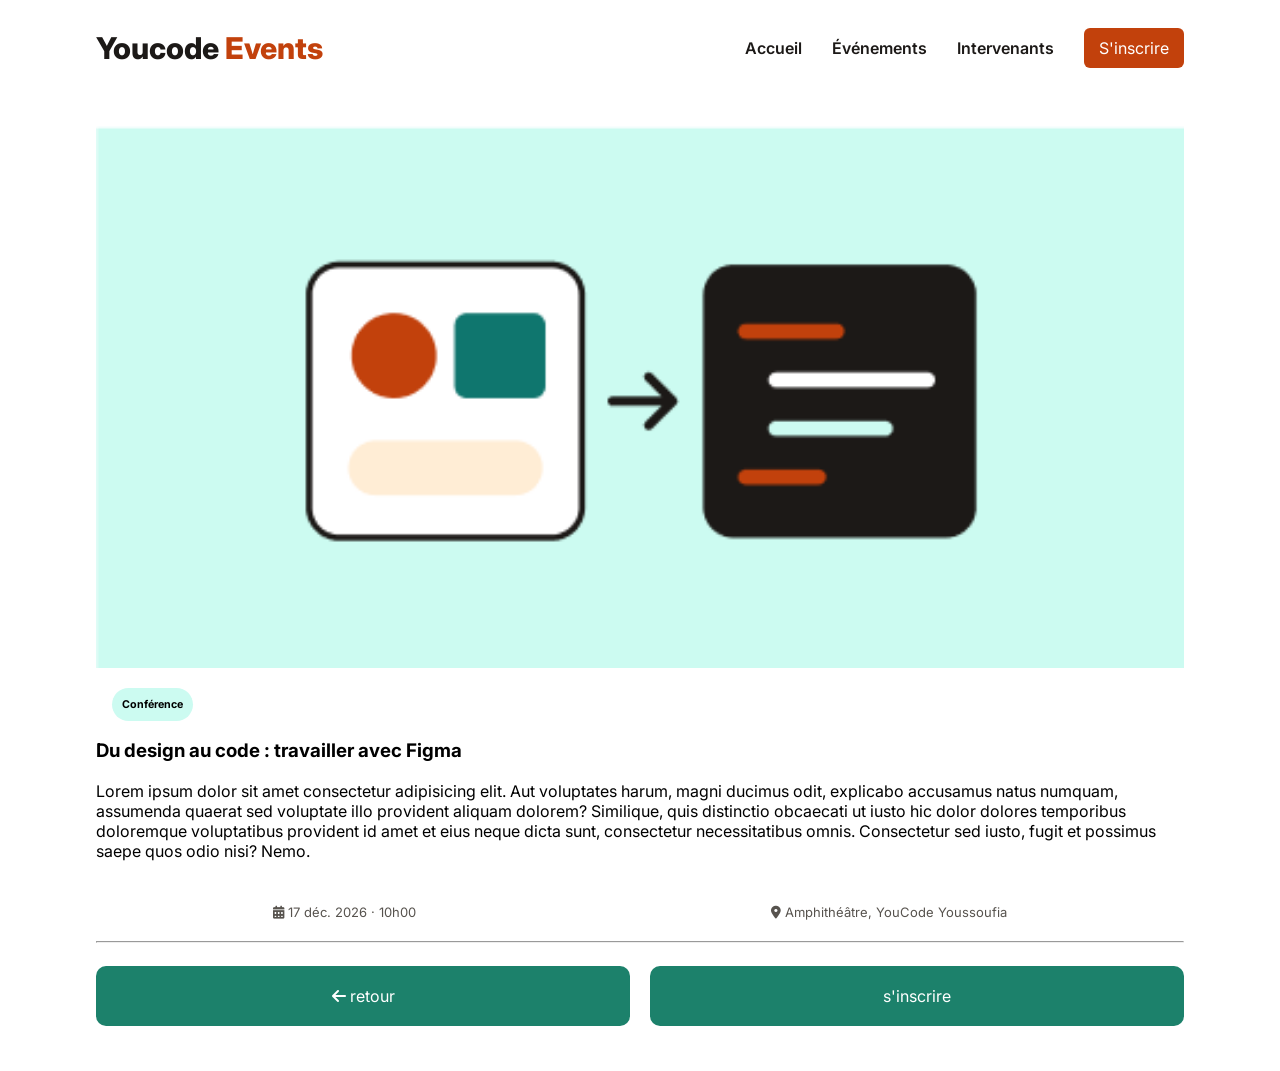
<file: evenement-detail.html>
<!DOCTYPE html>
<html lang="en">
<head>
    <meta charset="UTF-8">
    <meta name="viewport" content="width=device-width, initial-scale=1.0">
    <title>YouCode-Events</title>
    <link rel="stylesheet" href="css/evenement-detail.css">
    <link rel="stylesheet" href="css/navbar.css">
    <link rel="stylesheet" href="css/footer.css">
    <link rel="stylesheet" href="https://cdnjs.cloudflare.com/ajax/libs/font-awesome/6.7.2/css/all.min.css"/>
</head>
<body>
    <header>
        <a href="index.html">
            <h3 id="logo">Youcode <span>Events</span></h3>
        </a>
        <i id="menu_icon" class="fa-solid fa-bars"></i>
        <nav class="Navbar"> 
            <ul>
                <li><a href="index.html">Accueil</a></li>
                <li><a href="evenements.html">Événements</a></li>
                <li><a href="intervenants.html">Intervenants</a></li>
            </ul>
            <a href="inscription.html" id="inscrire">S'inscrire</a>
        </nav>
    </header>
    <main>
        <img src="assets/images/Du-design-au-code.webp" alt="Du design au code : travailler avec Figma">
        <h6 class="green_head">Conférence</h6>
        <h3>Du design au code : travailler avec Figma</h3>
        <p>Lorem ipsum dolor sit amet consectetur adipisicing elit. Aut voluptates harum, magni ducimus odit, explicabo accusamus natus numquam, assumenda quaerat sed voluptate illo provident aliquam dolorem? Similique, quis distinctio obcaecati ut iusto hic dolor dolores temporibus doloremque voluptatibus provident id amet et eius neque dicta sunt, consectetur necessitatibus omnis. Consectetur sed iusto, fugit et possimus saepe quos odio nisi? Nemo.</p>
        <div class="detail_footer">
            <p><i class="fa-solid fa-calendar-days"></i>  17 déc. 2026 · 10h00</p>
            <p><i class="fa-solid fa-location-dot"></i> Amphithéâtre, YouCode Youssoufia</p>
        </div>
        <hr>
        <div class="btn">
            <div class="retour_btn">
                <i class="fa-solid fa-arrow-left"></i>
                <a href="evenements.html">retour</a>
            </div>
            <div class="inscrire_btn">
                <a href="#">s'inscrire</a>
            </div>
        </div>

    </main>
    




    <script src="menu.js"></script>
</body>
</html>
</file>
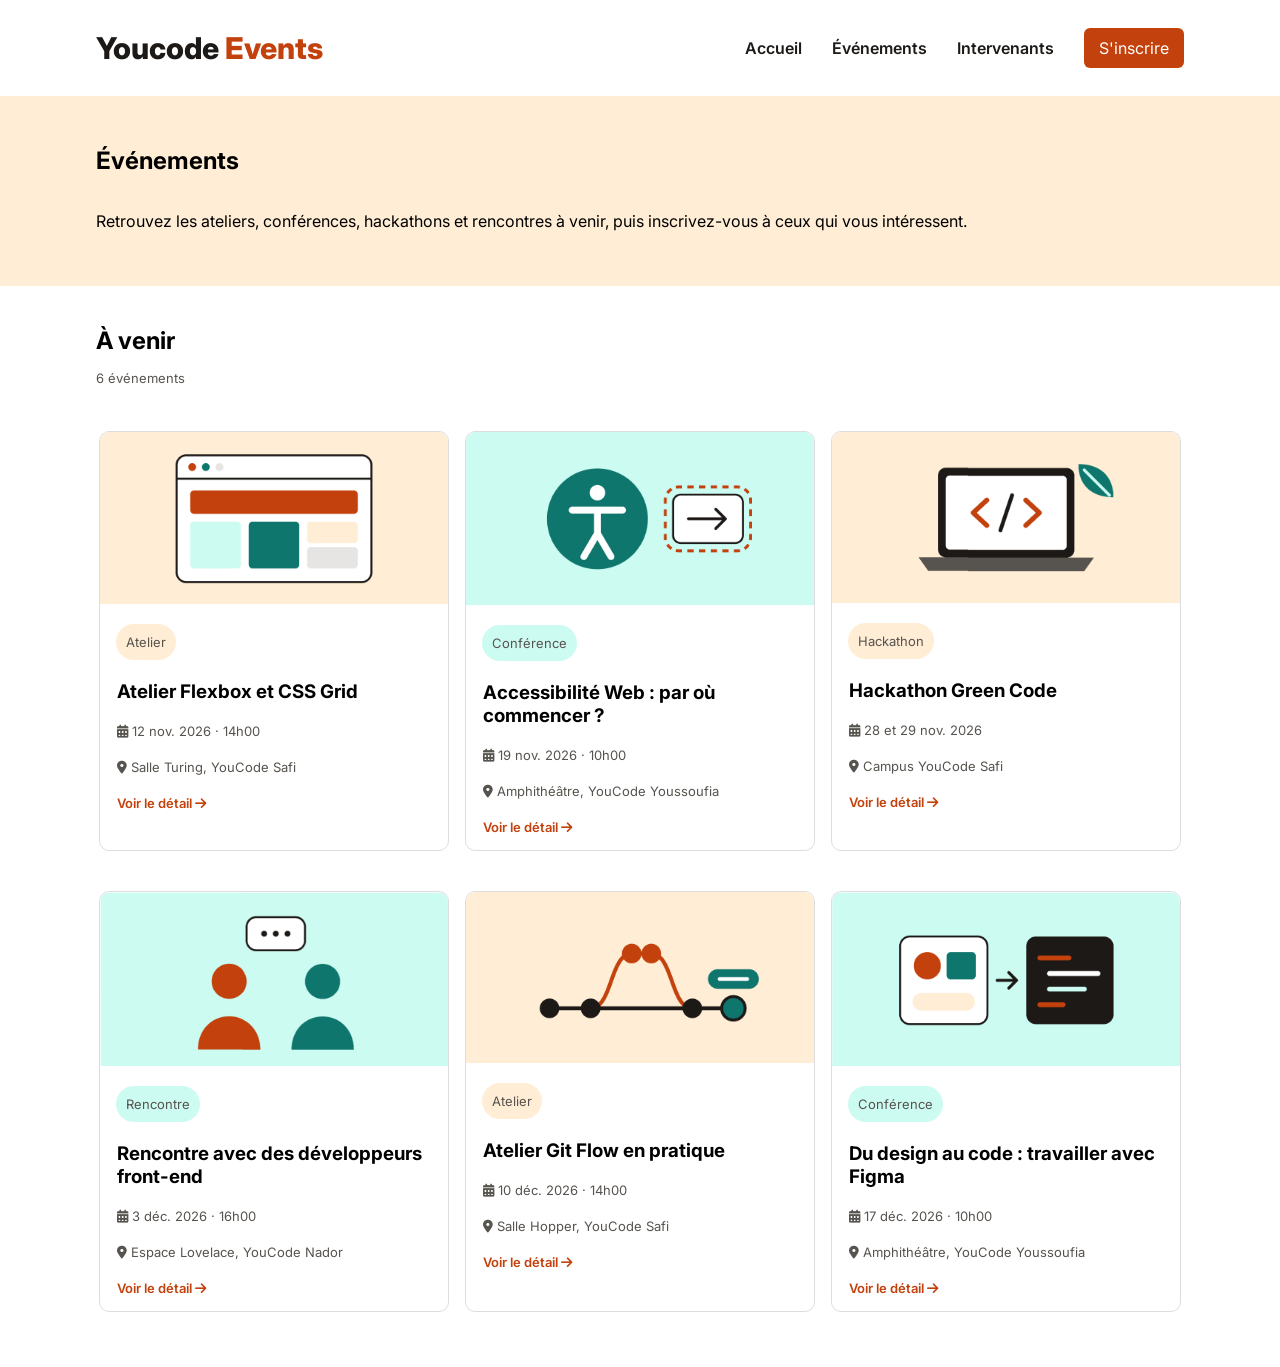
<file: evenements.html>
<!DOCTYPE html>
<html lang="en">
<head>
    <meta charset="UTF-8">
    <meta name="viewport" content="width=device-width, initial-scale=1.0">
    <title>YouCode-Events</title>
    <link rel="stylesheet" href="css/evenements.css">
    <link rel="stylesheet" href="css/navbar.css">
    <link rel="stylesheet" href="css/footer.css">
    <link rel="stylesheet" href="https://cdnjs.cloudflare.com/ajax/libs/font-awesome/6.7.2/css/all.min.css"/>
</head>
<body>
    <header>
        <a href="index.html">
            <h3 id="logo">Youcode <span>Events</span></h3>
        </a>
        <i id="menu_icon" class="fa-solid fa-bars"></i>
        <nav class="Navbar"> 
            <ul>
                <li><a href="index.html">Accueil</a></li>
                <li><a href="evenements.html">Événements</a></li>
                <li><a href="intervenants.html">Intervenants</a></li>
            </ul>
            <a href="inscription.html" id="inscrire">S'inscrire</a>
        </nav>
    </header>
    <main>
        <section id="hero">
            <h1>Événements</h1>
            <p>Retrouvez les ateliers, conférences, hackathons et rencontres à venir, puis inscrivez-vous à ceux qui vous intéressent.</p>
        </section>
        <section id="A_venir">
            <h2  >À venir</h2>
            <h6 >6 événements</h6>
            <div id="A_venir_cards">

                <div>
                    <img src="assets/images/flexbox.webp" alt="Atelier Flexbox">
                    <h6 class="orange_head">Atelier</h6>
                    <h3>Atelier Flexbox et CSS Grid</h3>
                    <p><i class="fa-solid fa-calendar-days"></i>  12 nov. 2026 · 14h00</p>
                    <p><i class="fa-solid fa-location-dot"></i> Salle Turing, YouCode Safi</p>
                    <div id="detail">
                        <a href="evenement-detail.html">Voir le détail</a>
                        <i class="fa-solid fa-arrow-right"></i>
                    </div>
                </div>
                <div>
                    <img src="assets/images/Accessibilité-Web.webp" alt="image de Accessibilité Web ">
                    <h6 class="green_head">Conférence</h6>
                    <h3>Accessibilité Web : par où commencer ?</h3>
                    <p><i class="fa-solid fa-calendar-days"></i>  19 nov. 2026 · 10h00</p>
                    <p><i class="fa-solid fa-location-dot"></i> Amphithéâtre, YouCode Youssoufia</p>
                    <div id="detail">
                        <a href="evenement-detail.html">Voir le détail</a>
                        <i class="fa-solid fa-arrow-right"></i>
                    </div>
                </div>
                <div>
                    <img src="assets/images/Hackathon-Green-Code.webp" alt="Hackathon Green Code">
                    <h6 class="orange_head">Hackathon</h6>
                    <h3>Hackathon Green Code</h3>
                    <p><i class="fa-solid fa-calendar-days"></i>  28 et 29 nov. 2026</p>
                    <p><i class="fa-solid fa-location-dot"></i> Campus YouCode Safi</p>
                    <div id="detail">
                        <a href="evenement-detail.html">Voir le détail</a>
                        <i class="fa-solid fa-arrow-right"></i>
                    </div>
                </div>
                <div>
                    <img src="assets/images/Rencontre.webp" alt="Rencontre avec des développeurs front-end">
                    <h6 class="green_head">Rencontre</h6>
                    <h3>Rencontre avec des développeurs front-end</h3>
                    <p><i class="fa-solid fa-calendar-days"></i>  3 déc. 2026 · 16h00</p>
                    <p><i class="fa-solid fa-location-dot"></i> Espace Lovelace, YouCode Nador</p>
                    <div id="detail">
                        <a href="evenement-detail.html">Voir le détail</a>
                        <i class="fa-solid fa-arrow-right"></i>
                    </div>
                </div>
                <div>
                    <img src="assets/images/Atelier-Git-Flow.webp" alt=" Atelier Git Flow en pratique">
                    <h6 class="orange_head">Atelier</h6>
                    <h3>Atelier Git Flow en pratique</h3>
                    <p><i class="fa-solid fa-calendar-days"></i>  10 déc. 2026 · 14h00</p>
                    <p><i class="fa-solid fa-location-dot"></i> Salle Hopper, YouCode Safi</p>
                    <div id="detail">
                        <a href="evenement-detail.html">Voir le détail</a>
                        <i class="fa-solid fa-arrow-right"></i>
                    </div>
                </div>
                <div>
                    <img src="assets/images/Du-design-au-code.webp" alt="Du design au code : travailler avec Figma">
                    <h6 class="green_head">Conférence</h6>
                    <h3>Du design au code : travailler avec Figma</h3>
                    <p><i class="fa-solid fa-calendar-days"></i>  17 déc. 2026 · 10h00</p>
                    <p><i class="fa-solid fa-location-dot"></i> Amphithéâtre, YouCode Youssoufia</p>
                    <div id="detail">
                        <a href="evenement-detail.html">Voir le détail</a>
                        <i class="fa-solid fa-arrow-right"></i>
                    </div>
                </div>
            </div>
        </section>
    </main>


    
    <script src="menu.js"></script>
</body>
</html>
</file>
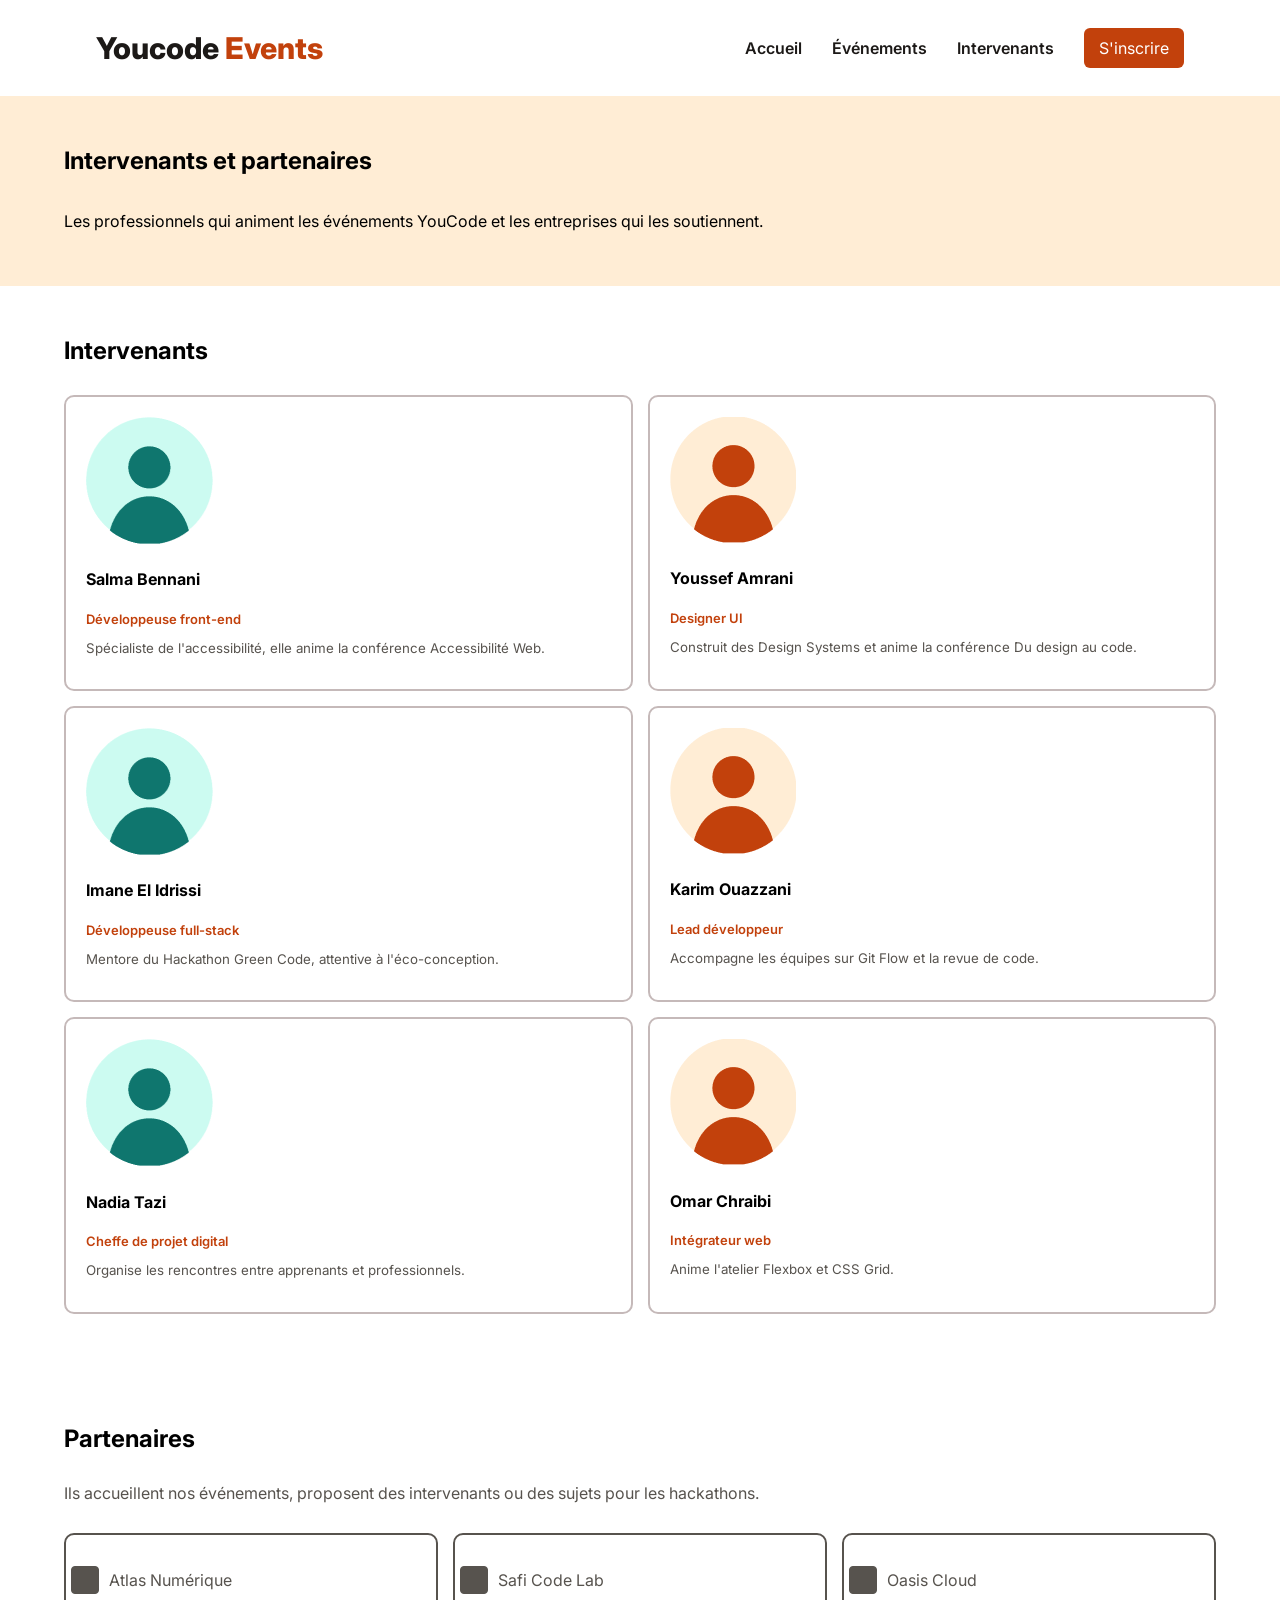
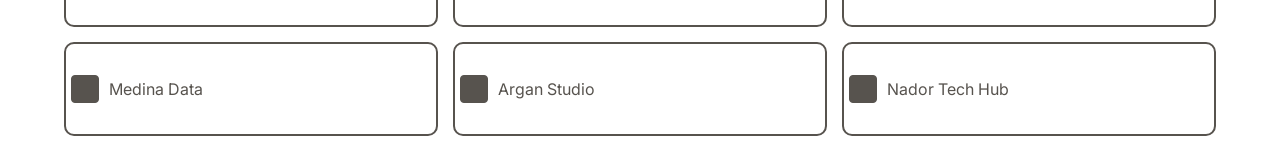
<file: intervenants.html>
<!DOCTYPE html>
<html lang="en">
<head>
    <meta charset="UTF-8">
    <meta name="viewport" content="width=device-width, initial-scale=1.0">
    <title>YouCode-Events</title>
    <link rel="stylesheet" href="css/intervenants.css">
    <link rel="stylesheet" href="css/navbar.css">
    <link rel="stylesheet" href="css/footer.css">
    <link rel="preconnect" href="https://fonts.googleapis.com">
    <link rel="preconnect" href="https://fonts.gstatic.com" crossorigin>
    <link href="https://fonts.googleapis.com/css2?family=Bricolage+Grotesque:opsz,wght@12..96,200..800&family=DM+Mono:ital,wght@0,300;0,400;0,500;1,300;1,400;1,500&family=DM+Sans:ital,opsz,wght@0,9..40,100..1000;1,9..40,100..1000&family=IBM+Plex+Mono:ital,wght@0,100;0,200;0,300;0,400;0,500;0,600;0,700;1,100;1,200;1,300;1,400;1,500;1,600;1,700&family=Inter:ital,opsz,wght@0,14..32,100..900;1,14..32,100..900&display=swap" rel="stylesheet">
    <link rel="preconnect" href="https://fonts.googleapis.com">
    <link rel="preconnect" href="https://fonts.gstatic.com" crossorigin>
    <link href="https://fonts.googleapis.com/css2?family=Bricolage+Grotesque:opsz,wght@12..96,200..800&family=DM+Mono:ital,wght@0,300;0,400;0,500;1,300;1,400;1,500&family=DM+Sans:ital,opsz,wght@0,9..40,100..1000;1,9..40,100..1000&family=IBM+Plex+Mono:ital,wght@0,100;0,200;0,300;0,400;0,500;0,600;0,700;1,100;1,200;1,300;1,400;1,500;1,600;1,700&family=Inter:ital,opsz,wght@0,14..32,100..900;1,14..32,100..900&display=swap" rel="stylesheet">
    <link rel="stylesheet" href="https://cdnjs.cloudflare.com/ajax/libs/font-awesome/6.7.2/css/all.min.css"/>
</head>
<body>
    <header>
        <a href="index.html">
            <h3 id="logo">Youcode <span>Events</span></h3>
        </a>
        <i id="menu_icon" class="fa-solid fa-bars"></i>
        <nav class="Navbar"> 
            <ul>
                <li><a href="index.html">Accueil</a></li>
                <li><a href="evenements.html">Événements</a></li>
                <li><a href="intervenants.html">Intervenants</a></li>
            </ul>
            <a href="inscription.html" id="inscrire">S'inscrire</a>
        </nav>
    </header>
    <main>

        <section id="hero">
            <h1>Intervenants et partenaires</h1>
            <p>Les professionnels qui animent les événements YouCode et les entreprises qui les soutiennent.</p>
        </section>
        <section id="Intervenants">
            <h2 class="Intervenants_head">Intervenants</h2>
            <div id="cards">
                <article>
                    <img src="assets/images/personne1.webp" alt="image de profille de Salma Bennani">
                    <h4>Salma Bennani</h4>
                    <p class="role">Développeuse front-end</p>
                    <p>Spécialiste de l'accessibilité, elle anime la conférence Accessibilité Web.</p>
                </article>
                <article>
                    <img src="assets/images/personne2.webp" alt="image de profille de Youssef Amrani">
                    <h4>Youssef Amrani</h4>
                    <p class="role">Designer UI</p>
                    <p>Construit des Design Systems et anime la conférence Du design au code.</p>
                </article>
                <article>
                    <img src="assets/images/personne1.webp" alt="image de profille de Imane El Idrissi">
                <h4>Imane El Idrissi</h4>
                <p class="role">Développeuse full-stack</p>
                <p>Mentore du Hackathon Green Code, attentive à l'éco-conception.</p>
            </article>
            <article>
                <img src="assets/images/personne2.webp" alt="image de profille de Karim Ouazzani">
                <h4>Karim Ouazzani</h4>
                <p class="role">Lead développeur</p>
                <p>Accompagne les équipes sur Git Flow et la revue de code.</p>
            </article>
            <article>
                <img src="assets/images/personne1.webp" alt="image de profille de Nadia Tazi">
                <h4>Nadia Tazi</h4>
                <p class="role">Cheffe de projet digital</p>
                <p>Organise les rencontres entre apprenants et professionnels.</p>
            </article>
            <article>
                <img src="assets/images/personne2.webp" alt="image de profille de Omar Chraibi">
                <h4>Omar Chraibi</h4>
                <p class="role">Intégrateur web</p>
                <p>Anime l'atelier Flexbox et CSS Grid.</p>
            </article>
        </div>
        </section>
        <section id="Partenaires">
            <h2>Partenaires</h2>
            <p>Ils accueillent nos événements, proposent des intervenants ou des sujets pour les hackathons.</p>
            <div id="cards_Partenaires">
                <div>
                    <i class="fa-solid fa-square"></i>
                    <p>Atlas Numérique</p>
                </div>
                <div>
                    <i class="fa-solid fa-square"></i>
                    <p>Safi Code Lab</p>
                </div>
                <div>
                    <i class="fa-solid fa-square"></i>
                    <p>Oasis Cloud</p>
                </div>
                <div>
                    <i class="fa-solid fa-square"></i>
                    <p>Medina Data</p>
                </div>
                <div>
                    <i class="fa-solid fa-square"></i>
                    <p>Argan Studio</p>
                </div>
                <div>
                    <i class="fa-solid fa-square"></i>
                    <p>Nador Tech Hub</p>
                </div>
            </div>
        </section>
    </main>
    
    
    
    <script src="menu.js"></script>
    
</body>
</html>
</file>
<file: css/evenement-detail.css>
main {
    width: 90vw;
    margin:30px auto;
}
main img {
    width: 100%;
}
main .green_head{
    padding: 10px;
    margin: 16px;
    border-radius: 100px;
    width: fit-content;
    background-color: #CCFBF1;
}
main .detail_footer {
    margin-top: 30px;
    color: #57534E;
    font-size: small;
}
.btn div {
    width:  100%;
    color: #FFFFFF;
    padding: 20px;
    margin: 15px auto;
    text-align: center;
    background-color: #1c816b;
    border-radius: 10px;
}
.btn div a {
    color: #FFFFFF;
    text-decoration: none;
}
.retour_btn {
    margin-top: 20px;
}
@media screen and (min-width : 768px) {
    main {
        width: 85vw;
    }
    main .detail_footer {
        display: flex;
        justify-content: space-around;
    }
    .btn {
        display: flex;
        justify-content: space-between;
        gap: 20px;
    }
}
</file>
<file: css/navbar.css>
@import url('https://fonts.googleapis.com/css2?family=Bricolage+Grotesque:opsz,wght@12..96,200..800&family=IBM+Plex+Mono:ital,wght@0,100;0,200;0,300;0,400;0,500;0,600;0,700;1,100;1,200;1,300;1,400;1,500;1,600;1,700&family=Inter:ital,opsz,wght@0,14..32,100..900;1,14..32,100..900&display=swap');
@import url('https://fonts.googleapis.com/css2?family=Bricolage+Grotesque:opsz,wght@12..96,200..800&family=DM+Mono:ital,wght@0,300;0,400;0,500;1,300;1,400;1,500&family=IBM+Plex+Mono:ital,wght@0,100;0,200;0,300;0,400;0,500;0,600;0,700;1,100;1,200;1,300;1,400;1,500;1,600;1,700&family=Inter:ital,opsz,wght@0,14..32,100..900;1,14..32,100..900&display=swap');
body {
  font-family: "Inter", sans-serif;
  font-optical-sizing: auto;
  margin: 0px;
  padding: 0px;
}
header {
    display: flex;
    justify-content:space-between;
    background-color: #FFFFFF;
    width: 85vw;
    margin: auto;
}
header nav {
    display: flex;
    align-items: center;
    gap: 30px;
    
}
header #logo {
    color: #1C1917;
    font-size:30px;
    font-weight: 800;
}
header #logo span {
    color: #C2410C;
}
header nav ul {
    display: flex;
    gap: 30px;
}
header nav ul li{
    list-style-type: none;
    font-weight: 600;
    font-family: "Inter", sans-serif;
    font-optical-sizing: auto;
    
}
header nav ul li a:hover{
    color: #C2410C;
    border-bottom: 3px solid #C2410C;
}
header a {
    color: #1C1917;
    text-decoration: none;
}
header nav #inscrire {
    color: #FFFFFF;
    background-color: #C2410C;
    padding: 10px 15px;
    border-radius: 6px;
}
#menu_icon {
    display:none;
}
.active {
    display: block;
}
@media screen and (min-width : 538px) and (max-width:769px) {
    header {
        width: 90%;
        margin: auto;

    }
    header nav {
        display: flex;
        flex-wrap: wrap;
    }
    header nav ul {
        gap: 10px;
        width: fit-content;
        width: 60;
    }
    a{
        font-size: small;
    }
    header #logo {
        font-size:25px;
    }
}
@media screen and (max-width : 538px) {
    header{
        align-items: center;
        width: 90vw;
    }
    header nav {
        display: none;
        position: fixed;
        width: 70%;
        top: 60px;
        right: 0px;
        height: 100%;
        text-align: center;
        background-color: #FFFFFF;
        
    } 
    header nav ul {
        line-height: 70px;
        padding: 0px;
        text-align: center;
        width:fit-content;
        margin: 30px auto 10px auto ;
        display: block;
    } 
    
    header nav a {
        display: block;
    }
    #menu_icon {
        display:block;
        color: #1C1917;
    }
    header nav #inscrire {
        width: 100px;
        margin: auto;
    }
    header #logo {
        font-size:20px;
        font-weight: 800;
    }
    
}
</file>
<file: css/footer.css>
body{
      margin: 0px;
}

.footer-page{
      background-color: #1C1917;
      color: white;
      
}
.dispaly-flex{
      display: flex;
      flex-direction: column;
      width: 85%;
     margin: auto;
      
}
.style-liste{
      font-size: 14px;
      font-weight: 400;
       font-family: "DM Sans", sans-serif;
       color: #FFFFFF;
       width: fit-content;
      margin-left: -30px;
     


}
a{
      text-decoration: none;
    color: #FFFFFF;
}

.titre-footer{
      font-weight: 600;
      font-size: 20px;
  
      letter-spacing: 0px;
       font-family: "Bricolage Grotesque", sans-serif;
}
.text-tst{
      font-size: 14px;
      font-weight: 600;
    
      letter-spacing: 0px;
      font-family: "DM Sans", sans-serif;
      text-decoration: none;
      color: white;
}

 ul li{
      list-style: none;
      line-height: 25px;
     
}

#paragraph{
      margin: 20px auto;
      width: 85%;
      border-top: 1px solid #57534E;

      padding: 0px 0px 20px 0px;

}
@media screen and (min-width:768px) and (max-width:1440px) {
          

      .dispaly-flex{
            display: flex;
            flex-direction: row;
            justify-content: space-between;
            align-items: flex-start;
      }
}
@media screen and (min-width:1440px) {

     .countainer2{ 
      width: 80%;
      margin: auto;
     }
}
</file>
<file: css/evenements.css>
body{
    margin: 0px;
}
@import url('https://fonts.googleapis.com/css2?family=Bricolage+Grotesque:opsz,wght@12..96,200..800&family=DM+Mono:ital,wght@0,300;0,400;0,500;1,300;1,400;1,500&family=IBM+Plex+Mono:ital,wght@0,100;0,200;0,300;0,400;0,500;0,600;0,700;1,100;1,200;1,300;1,400;1,500;1,600;1,700&family=Inter:ital,opsz,wght@0,14..32,100..900;1,14..32,100..900&display=swap');
#hero {
    background-color: #FFEDD5;
    line-height: 30px;
    padding: 20px 0px ;
}
#hero h1 , p {
    width: 90vw;
    margin:30px auto;
}
#A_venir {
    width: 100%;
    margin:40px auto;
}
#A_venir #A_venir_cards {
    width: 90vw;
    margin: auto;
}
#A_venir h6 {
    color: #57534E;
    font-weight: 400;
    font-size: small;
    width: 90vw;
    margin:10px auto 30px auto;
}
#A_venir h2 {
    width: 90vw;
    margin:0px auto 15px auto;
}
#A_venir #A_venir_cards img{
    width: 100%;
    border-top-left-radius: 10px;
    border-top-right-radius: 10px;
}
#A_venir #A_venir_cards>div {
    border: 1px solid #00000022;
    border-radius: 10px;
    margin:15px auto;
    width: 100%;
}
#A_venir #A_venir_cards h3 , #A_venir #A_venir_cards p {
    margin: 20px auto;
    width: 90%;
}
#A_venir #A_venir_cards h6{
    padding: 10px;
    margin: 16px;
    border-radius: 100px;
    width: fit-content;
}
.orange_head {
    background-color: #FFEDD5;
}
.green_head {
        background-color: #CCFBF1;

}
#A_venir #A_venir_cards p {
    color: #57534E;
    font-size: small;
}
#A_venir #A_venir_cards #detail{
    color: #C2410C;
    width: 90%;
    font-size: small;
    font-weight: 600;
    margin:15px auto;
    
}
#A_venir #detail a {
    color: #C2410C;
    text-decoration: none;
    
}


h1 , h2 , h3{
    font-family: "Inter", sans-serif;
    font-optical-sizing: auto;

}
@import url('https://fonts.googleapis.com/css2?family=Bricolage+Grotesque:opsz,wght@12..96,200..800&family=DM+Mono:ital,wght@0,300;0,400;0,500;1,300;1,400;1,500&family=DM+Sans:ital,opsz,wght@0,9..40,100..1000;1,9..40,100..1000&family=IBM+Plex+Mono:ital,wght@0,100;0,200;0,300;0,400;0,500;0,600;0,700;1,100;1,200;1,300;1,400;1,500;1,600;1,700&family=Inter:ital,opsz,wght@0,14..32,100..900;1,14..32,100..900&display=swap');

p , a{
    font-family: "Inter", sans-serif;
    font-optical-sizing: auto;
}

@media screen and (min-width : 376px) and (max-width :769px ) {
     #A_venir #A_venir_cards div {
        width: 48%;
    }
    #A_venir_cards {
        width: 90vw;
        display: flex;
        flex-wrap: wrap;
        gap: 10px;
        justify-content: space-between;
    }
    
}
@media screen and (min-width : 770px) {
    #A_venir #A_venir_cards div {
        width: 32%;
    }
    #A_venir #A_venir_cards {
        display: flex;
        flex-wrap: wrap;
        gap: 10px;
        justify-content: space-between;
        width: 85%;
    }
    #hero h1 , p {
        width: 85%;
    }
    #A_venir h2 ,#A_venir h6 {
        width: 85%;
    }
    
}
</file>
<file: css/intervenants.css>
main {
    /* background-color: #f8f2f2; */
}
body  p {
    font-family: "Inter", sans-serif;
    font-optical-sizing: auto;
    font-weight:400;
    font-style: normal;

}
 h1 , h2 , h3 ,h4 {
  font-family: "Inter", sans-serif;
  font-optical-sizing: auto;
  font-style: normal;

}
#hero {
    background-color: #FFEDD5;
    line-height: 30px;
    padding: 20px 0px ;
}
#hero h1 ,#hero p {
    width: 90vW;
    margin:30px auto;
}
#cards article{
    background-color: #FFFFFF;
    border: 2px solid #c5b9b9;
    border-radius: 10px;
    padding: 20px;

}
#cards article p{
    color :#57534E ;
    font-size:smaller;
}

#cards {
    display: grid;
    width: 90vw;
    margin: auto;
    grid-template-columns: 1fr;
    gap: 15px;
}
#cards article .role {
    color: #C2410C;
    font-size: small;
    font-weight: 600;
}
#Intervenants .Intervenants_head {
    width: 90vw;
    margin:50px auto 30px auto;
    
}
#Partenaires {
    background-color: #FFFFFF;
    margin-top: 70px;
    padding-top: 10px;
    padding-bottom: 30px;
}
#Partenaires>h2 ,#Partenaires>p {
    width: 90vW;
    margin:30px auto;
    
}
#Partenaires>p  {
    color: #57534E;

}
#cards_Partenaires {
    display: grid;
    width: 90vw;
    margin: auto;
    gap: 15px;
    grid-template-columns:1fr 1fr;
}
#cards_Partenaires div {
    height: 80px;
    display: flex;
    border: 2px solid #57534E;
    border-radius: 10px;
    padding: 5px;
    gap: 10px;
    align-items: center;
    color: #57534E;
}
#cards_Partenaires div i {
    font-size:xx-large;
}
/* tablette */
@media screen and (min-width : 760px) and (max-width:1439px)  {

    #cards {
        grid-template-columns:1fr 1fr;
    }
    #cards_Partenaires {
        grid-template-columns:1fr 1fr 1fr;
    }
}

/* desctop */
@media screen and (min-width : 1440px)  {

    #cards {
        grid-template-columns:1fr 1fr 1fr;
        width: 85vW;
        
    }
    #cards_Partenaires {
        width: 85vW;
        grid-template-columns:1fr 1fr 1fr 1fr 1fr 1fr;
    }
    #Intervenants .Intervenants_head {
        width: 85vw;
    }
    #hero h1 ,#hero p {
        width: 85vW;
    }
    #Partenaires>h2 ,#Partenaires>p {
        width: 85vW;
    
    }
}
</file>
